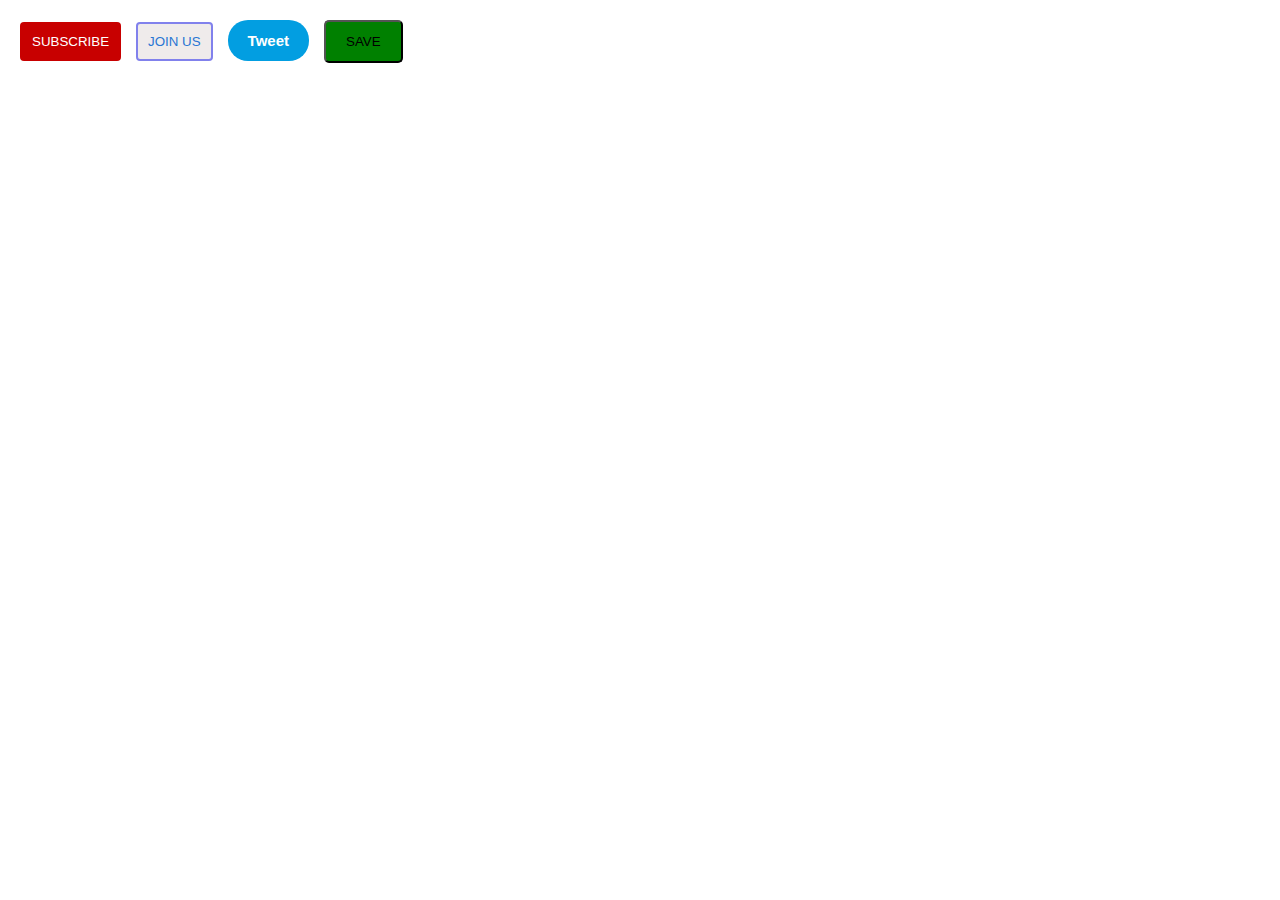
<file: Dev/Button/index.html>
<!DOCTYPE html>
<html lang="en">
<head>
    <meta charset="UTF-8">
    <meta name="viewport" content="width=device-width, initial-scale=1.0">
    <link rel="stylesheet" href="app.css">
    <title>Button</title>
</head>
<body>
    <button class="subscribe-button">SUBSCRIBE</button>
    <button class="join-button">JOIN US</button>
    <button class="tweet-button">Tweet</button>
    <button class="save-button">SAVE</button>
</body>
</html>
</file>
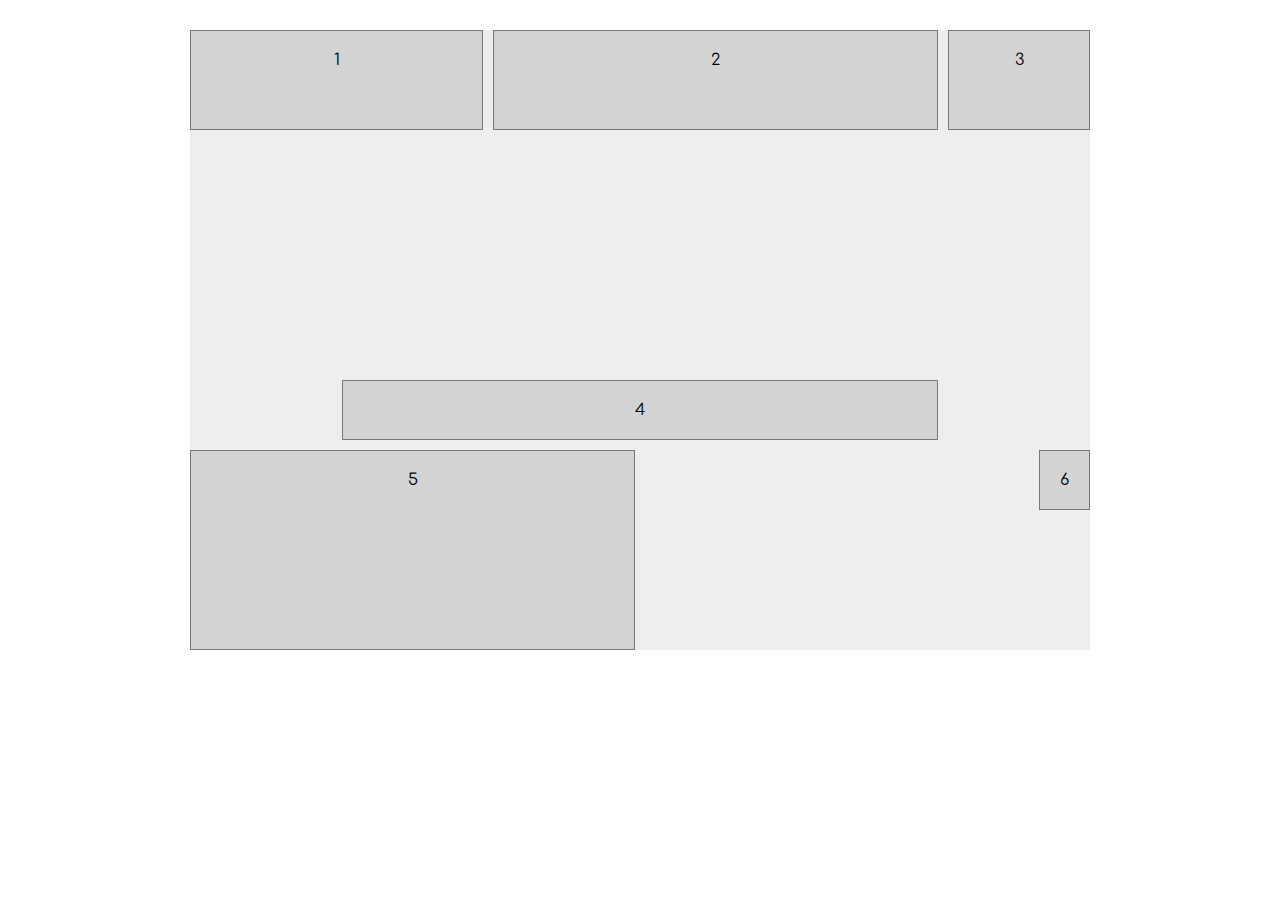
<file: Dev/CSS Grid/Basic/index.html>
<!DOCTYPE html>
<html lang="en">
<head>
    <meta charset="UTF-8">
    <meta name="viewport" content="width=device-width, initial-scale=1.0">
    <link rel="stylesheet" href="app.css">
    <title>CSS Grid</title>
</head>
<body>
    <div class="grid-container">
        <div>1</div>
        <div>2</div>
        <div>3</div>
        <div>4</div>
        <div>5</div>
        <div>6</div>
    </div>
</body>
</html>
</file>
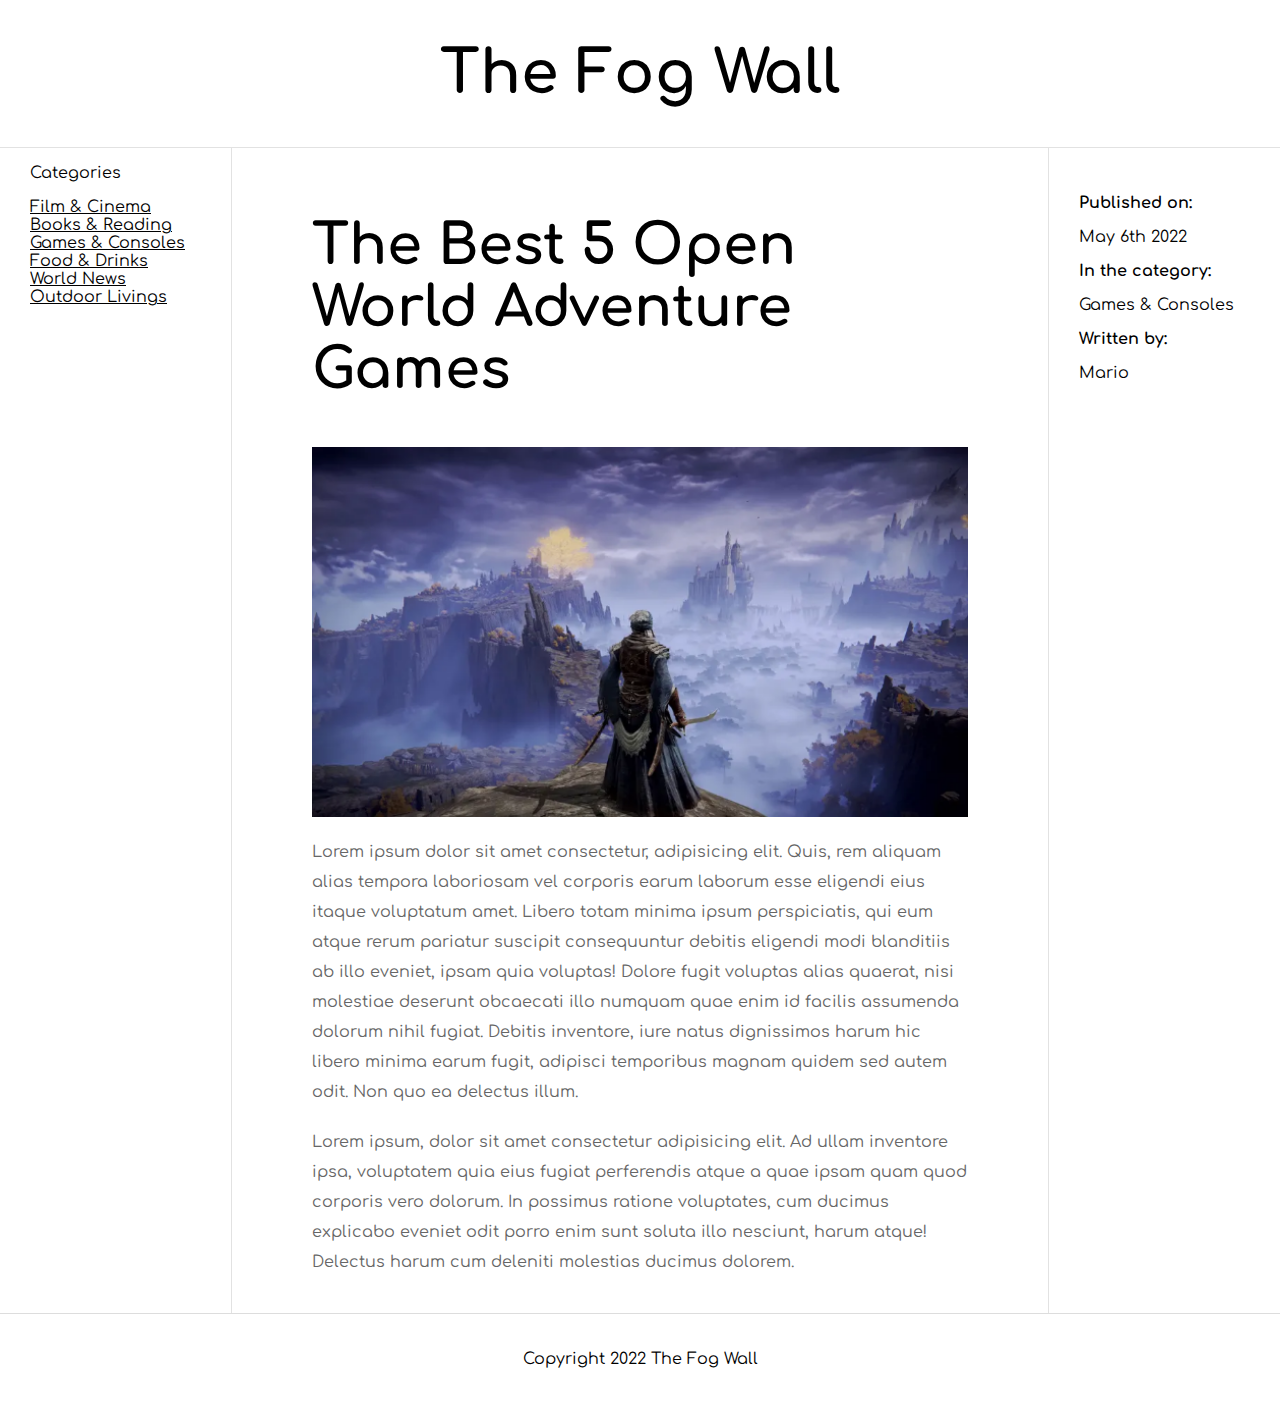
<file: Dev/CSS Grid/CSS-Grid Holy Grail/index.html>
<html lang="en">
<head>
  <meta charset="UTF-8">
  <meta http-equiv="X-UA-Compatible" content="IE=edge">
  <meta name="viewport" content="width=device-width, initial-scale=1.0">
  <title>Holy Grail Layout</title>
  <link rel="stylesheet" href="app.css">
</head>
<body>
  <div class="grid-container">
    <header>
      <h1>The Fog Wall</h1>
    </header>
    <nav>
      <p>Categories</p>
      <li>Film & Cinema</li>
      <li>Books & Reading</li>
      <li>Games & Consoles</li>
      <li>Food & Drinks</li>
      <li>World News</li>
      <li>Outdoor Livings</li>
    </nav>
    <article>
      <h2>The Best 5 Open World Adventure Games</h2>
      <img src="img/banner.png" alt="article img">
      <p>
        Lorem ipsum dolor sit amet consectetur, adipisicing elit. 
        Quis, rem aliquam alias tempora laboriosam vel corporis
        earum laborum esse eligendi eius itaque voluptatum amet.
        Libero totam minima ipsum perspiciatis, qui eum atque 
        rerum pariatur suscipit consequuntur debitis eligendi 
        modi blanditiis ab illo eveniet, ipsam quia voluptas! 
        Dolore fugit voluptas alias quaerat, nisi molestiae
        deserunt obcaecati illo numquam quae enim id facilis
        assumenda dolorum nihil fugiat. Debitis inventore, 
        iure natus dignissimos harum hic libero minima earum 
        fugit, adipisci temporibus magnam quidem sed autem 
        odit. Non quo ea delectus illum.</p>
        <p>Lorem ipsum, dolor sit amet consectetur adipisicing elit. Ad ullam inventore ipsa, voluptatem quia eius fugiat perferendis atque a quae ipsam quam quod corporis vero dolorum. In possimus ratione voluptates, cum ducimus explicabo eveniet odit porro enim sunt soluta illo nesciunt, harum atque! Delectus harum cum deleniti molestias ducimus dolorem.</p>
    </article>
    <aside>
      <ul>
        <li>
          <p><strong>Published on:</strong></p>
          <p>May 6th 2022</p>
        </li>
        <li>
          <p><strong>In the category:</strong></p>
          <p>Games & Consoles</p>
        </li>
         <li>
          <p><strong>Written by:</strong></p>
          <p>Mario</p>
        </li>
      </ul>
    </aside>
    <footer>
      <p>Copyright 2022 The Fog Wall</p>
    </footer>
  </div>  
</body>
</html>
</file>
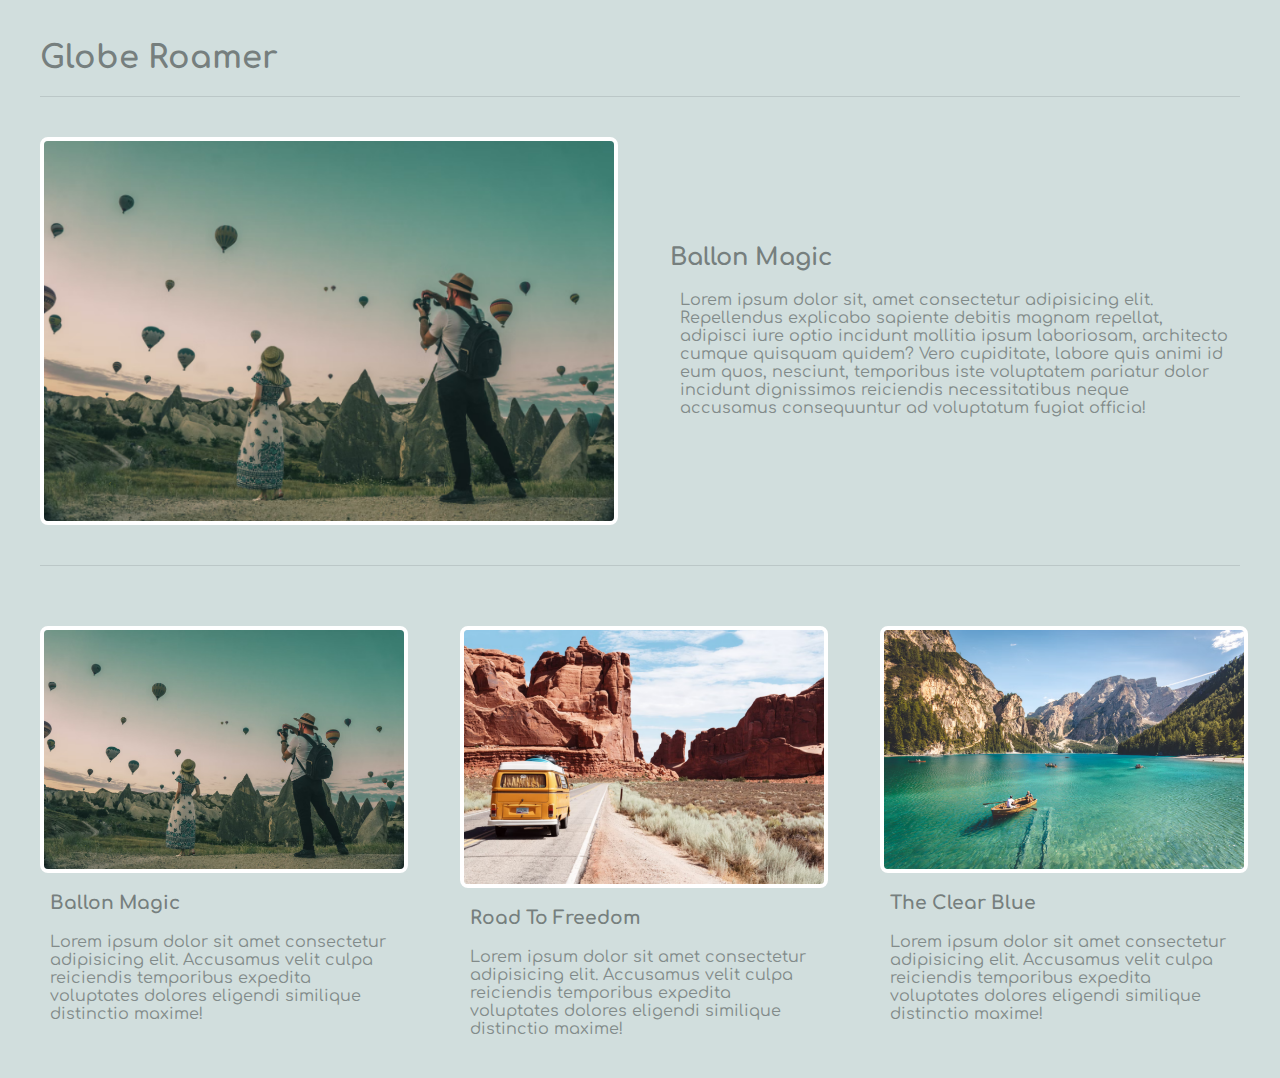
<file: Dev/CSS Grid/CSS-Grid P1/index.html>
<html lang="en">
<head>
  <meta charset="UTF-8">
  <meta http-equiv="X-UA-Compatible" content="IE=edge">
  <meta name="viewport" content="width=device-width, initial-scale=1.0">
  <title>Multi Column Blog Layout</title>
  <link rel="stylesheet" href="app.css">
</head>
<body>
  <header>
    <h1>Globe Roamer</h1>
  </header>
  <main class="grid-container">
    <article class="featured">
      <img src="img/1.png" alt="featured img">
      <div>
        <h2>Ballon Magic</h2>
        <p>
          Lorem ipsum dolor sit, amet consectetur adipisicing elit. Repellendus explicabo sapiente 
          debitis magnam repellat, adipisci iure optio incidunt mollitia ipsum laboriosam, architecto 
          cumque quisquam quidem? Vero cupiditate, labore quis animi id eum quos, nesciunt, temporibus
          iste voluptatem pariatur dolor incidunt dignissimos reiciendis necessitatibus neque accusamus
          consequuntur ad voluptatum fugiat officia!
        </p>
      </div>
    </article>
    <article>
      <img src="img/1.png" alt="article img">
      <div>
        <h3>Ballon Magic</h3>
        <p>
          Lorem ipsum dolor sit amet consectetur adipisicing elit. Accusamus velit culpa 
          reiciendis temporibus expedita voluptates dolores 
          eligendi similique distinctio maxime!
        </p>
      </div>
    </article>
    <article>
      <img src="img/2.png" alt="article img">
      <div>
        <h3>Road To Freedom</h3>
        <p>
          Lorem ipsum dolor sit amet consectetur adipisicing elit. Accusamus velit culpa 
          reiciendis temporibus expedita voluptates dolores 
          eligendi similique distinctio maxime!
        </p>
      </div>
    </article>
    <article>
      <img src="img/3.png" alt="article img">
      <div>
        <h3>The Clear Blue</h3>
        <p>
          Lorem ipsum dolor sit amet consectetur adipisicing elit. Accusamus velit culpa 
          reiciendis temporibus expedita voluptates dolores 
          eligendi similique distinctio maxime!
        </p>
      </div>
    </article>
  </main>
</body>
</html>
</file>
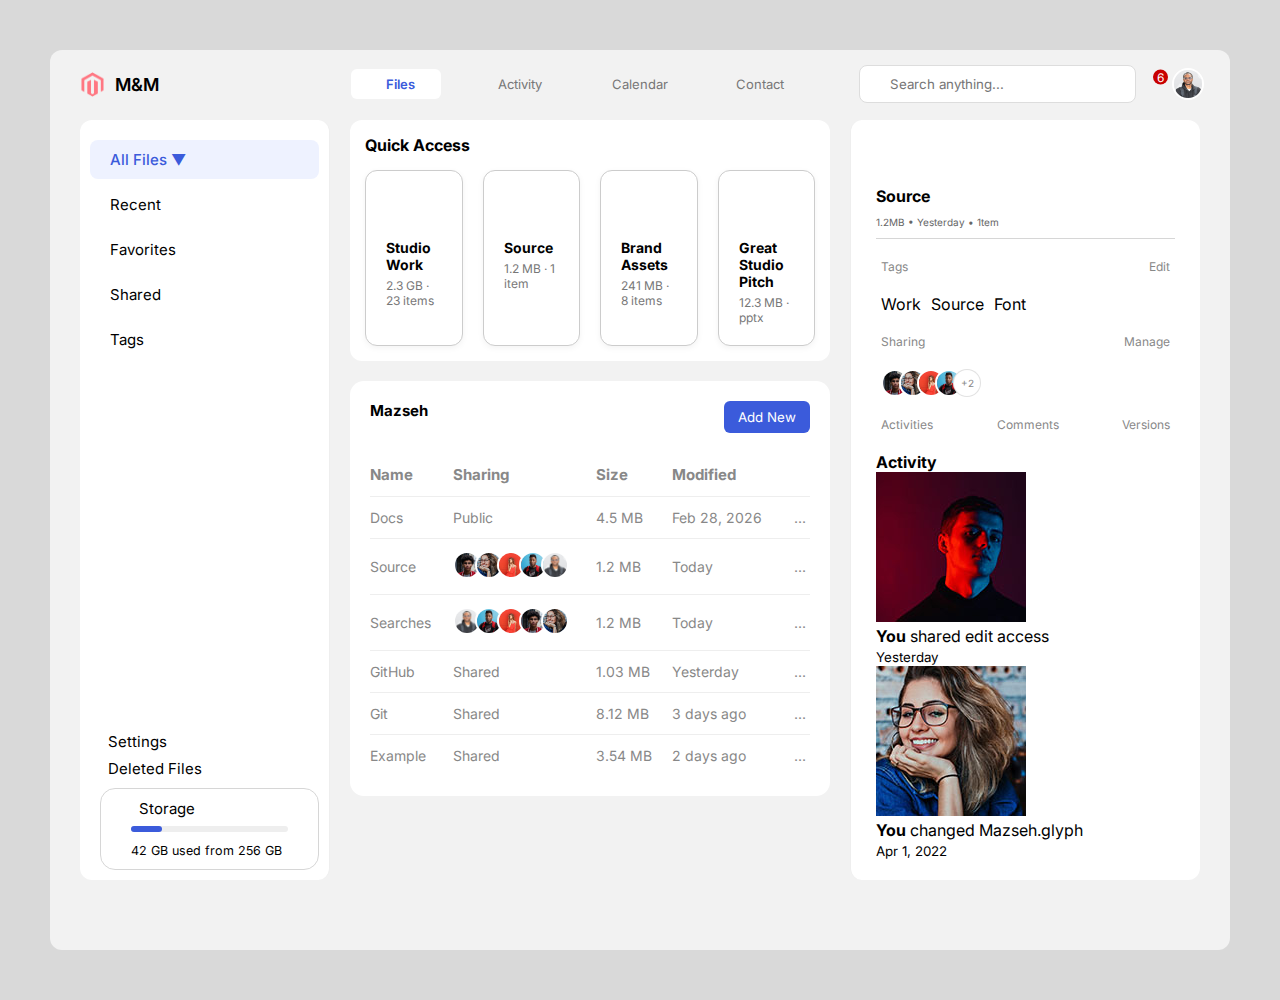
<file: Dev/Dashboard/Work/index.html>
<!DOCTYPE html>
<html lang="en">
<head>
  <meta charset="UTF-8" />
  <meta name="viewport" content="width=device-width, initial-scale=1.0" />
  <link rel="stylesheet" href="https://cdnjs.cloudflare.com/ajax/libs/font-awesome/6.7.1/css/all.min.css" integrity="sha512-5Hs3dF2AEPkpNAR7UiOHba+lRSJNeM2ECkwxUIxC1Q/FLycGTbNapWXB4tP889k5T5Ju8fs4b1P5z/iB4nMfSQ==" crossorigin="anonymous" referrerpolicy="no-referrer" />
  <link rel="stylesheet" href="style.css" />
  <title>M&M Dashboard</title>
</head>
<body>
    <div class="app">
        <!--HEADER-->
        <header class="topbar">
            <div class="logo-tabs-container">
                <div class="logo">
                <img src="assets/logo.png" alt="logo">
                <span>M&M</span>
            </div>
            <div class="tabs">
                <span class="active"><i class="fa-regular fa-folder-closed"></i>Files</span>
                <span><i class="fa-solid fa-wave-square"></i>Activity</span>
                <span><i class="fa-regular fa-calendar-check"></i>Calendar</span>
                <span><i class="fa-regular fa-circle-user"></i>Contact</span>
            </div>
            </div>
            <div class="top-actions">
                <i class="fa-solid fa-magnifying-glass"></i>
                <input type="text" placeholder="Search anything..." />
                <div class="notification">
                    <i class="fa-regular fa-bell"></i>
                    <span>6</span>
                </div>
                <img class="avatar" src="assets/avatar6.jpeg" alt="">
            </div>
        </header>
        <div class="app-container">
            <!-- SIDEBAR -->
        <aside class="sidebar">
            <nav>
            <ul>
                <li class="all-files active"><i class="fa-regular fa-folder-closed"></i> All Files &#9660;</li>
                <li><i class="fa-solid fa-star-and-crescent"></i>Recent</li>
                <li><i class="fa-regular fa-star"></i> Favorites</li>
                <li><i class="fa-solid fa-share-nodes"></i> Shared</li>
                <li><i class="fa-solid fa-user-tag"></i>Tags</li>
            </ul>
            </nav>
            <div class="features">
                <div class="other-features">
                    <span><i class="fa-solid fa-gear"></i>Settings</span>
                    <span><i class="fa-regular fa-trash-can"></i>Deleted Files</span>
                </div>
                <div class="storage">
                    <p><i class="fa-brands fa-usb"></i>Storage</p>
                    <div class="progress">
                        <div class="progress-bar"></div>
                    </div>
                <small>42 GB used from 256 GB</small>
            </div>
            </div>
        </aside>

        <!-- MAIN CONTENT -->
        <main class="main">
            <!-- QUICK ACCESS -->
            <section class="quick-access">
            <h3>Quick Access</h3>
            <div class="cards">
                <div class="card">
                    <i class="fa-solid fa-folder-closed"></i>
                    <h4>Studio Work</h4>
                    <p>2.3 GB · 23 items</p>
                </div>

                <div class="card">
                 <i class="fa-solid fa-folder-closed"></i>
                <h4>Source</h4>
                <p>1.2 MB · 1 item</p>
                </div>

                <div class="card">
                 <i class="fa-solid fa-folder-closed"></i>
                <h4>Brand Assets</h4>
                <p>241 MB · 8 items</p>
                </div>

                <div class="card">
                    <i class="fa-brands fa-files-pinwheel"></i>
                    <h4>Great Studio Pitch</h4>
                    <p>12.3 MB · pptx</p>
                </div>
            </div>
            </section>

            <!-- FILE TABLE -->
            <section class="files">
            <div class="files-header">
                <h3>Mazseh</h3>
                <button>Add New</button>
            </div>

            <table>
                <thead>
                <tr>
                    <th>Name</th>
                    <th>Sharing</th>
                    <th>Size</th>
                    <th>Modified</th>
                </tr>
                </thead>

                <tbody>
                <tr>
                    <td>Docs</td>
                    <td>Public</td>
                    <td>4.5 MB</td>
                    <td>Feb 28, 2026</td>
                    <td>...</td>
                </tr>
                <tr class="highlight">
                    <td>Source</td>
                    <td>
                    <div class="avatars">
                        <img src="assets/avatar1.jpg">
                        <img src="assets/avatar3.jpg">
                        <img src="assets/avatar4.jpg">
                        <img src="assets/avatar5.jpeg">
                        <img src="assets/avatar6.jpeg">
                    </div>
                    </td>
                    <td>1.2 MB</td>
                    <td>Today</td>
                    <td>...</td>
                </tr>
                <tr>
                    <td>Searches</td>
                    <td>
                    <div class="avatars">
                        <img src="assets/avatar6.jpeg">
                        <img src="assets/avatar5.jpeg">
                        <img src="assets/avatar4.jpg">
                        <img src="assets/avatar1.jpg">
                        <img src="assets/avatar3.jpg">
                    </div>
                    </td>
                    <td>1.2 MB</td>
                    <td>Today</td>
                    <td>...</td>
                </tr>
                <tr>
                    <td>GitHub</td>
                    <td>Shared</td>
                    <td>1.03 MB</td>
                    <td>Yesterday</td>
                    <td>...</td>
                </tr>
                <tr>
                    <td>Git</td>
                    <td>Shared</td>
                    <td>8.12 MB</td>
                    <td>3 days ago</td>
                    <td>...</td>
                </tr>
                <tr>
                    <td>Example</td>
                    <td>Shared</td>
                    <td>3.54 MB</td>
                    <td>2 days ago</td>
                    <td>...</td>
                </tr>
                </tbody>
            </table>
            </section>
        </main>
        <!-- RIGHT PANEL -->
            <aside class="right-panel">

            <div class="file-info">
                <i class="fa-solid fa-folder-closed"></i>
                <h3>Source</h3>
                <p>1.2MB &#8226; Yesterday &#8226; 1tem</p>
            </div>
            <div class="file-tags">
                <ul class="main-link">
                    <li class="tag-link">Tags</li>
                    <li class="edit-link">Edit</li>
                </ul>
                <ul class="mini-link">
                    <li>Work</li>
                    <li>Source</li>
                    <li>Font</li>
                </ul>
            </div>
            <div class="sharing">
                <ul>
                    <li class="shaing-link">Sharing</li>
                    <li class="manage-link">Manage</li>
                </ul>
                <div class="avatars">
                    <img src="assets/avatar1.jpg">
                    <img src="assets/avatar3.jpg">
                    <img src="assets/avatar4.jpg">
                    <img src="assets/avatar5.jpeg">
                    <span>+2</span>
                </div>
                <ul>
                    <li>Activities</li>
                    <li>Comments</li>
                    <li>Versions</li>
                </ul>
            </div>
            <div class="activity">
            <h4>Activity</h4>

            <div class="activity-item">
                <img src="assets/avatar2.jpg">
                <div>
                <p><strong>You</strong> shared edit access</p>
                <small>Yesterday</small>
                </div>
            </div>

            <div class="activity-item">
                <img src="assets/avatar3.jpg">
                <div>
                <p><strong>You</strong> changed Mazseh.glyph</p>
                <small>Apr 1, 2022</small>
                </div>
            </div>

            </div>
            </aside>
        </div>
    </div>
</body>
</html>
</file>
<file: Dev/Button/app.css>
@import url('https://fonts.googleapis.com/css2?family=Comfortaa:wght@300..700&family=Source+Serif+4:ital,opsz,wght@0,8..60,200..900;1,8..60,200..900&display=swap');

*{
    margin: 0;
    padding: 0;
    box-sizing: border-box;
}

body{
    margin: 20px 0 0 20px;
    font-family: "Comfortaa", sans-serif;
}

.subscribe-button {
    background-color: rgb(200, 0, 0);
    color: #fff;
    border: none;
    border-radius: 4px;
    cursor: pointer;
    padding: 12px;
    margin-right: 10px;
    transition: opacity 0.15s;
}

.subscribe-button:hover {
    opacity: 0.8;
}

.subscribe-button:active {
    opacity: 0.5;
}

.join-button {
    background-color: rgb(239, 235, 235);
    color: rgb(41, 118, 211);
    border: 2px solid rgb(129, 129, 236);
    border-radius: 4px;
    padding: 10px;
    margin-right: 10px;
    cursor: pointer;
    transition: background-color 0.15s, color 0.15s;
}

.join-button:hover {
    background-color: rgb(41, 118, 211);
    color: #FFF;
}

.join-button:active {
    opacity: 0.7;
}

.tweet-button {
    border-radius: 20px;
    border: none;
    background-color: rgb(2, 158, 225);
    padding: 12px 20px;
    color: #FFF;
    font-weight: 600;
    font-size: 15px;
    transition: box-shadow 0.15s;
}

.tweet-button:hover {
     box-shadow: 5px 5px 6px rgba(0, 0, 0, 0.15);
}

.save-button {
    padding: 12px 20px;
    margin-left: 10px;
    border-radius: 5px;
    background-color: green;
}

.save-button:hover{
    padding-left: 25px;
    padding-right: 25px;
}
</file>
<file: Dev/CSS Grid/Basic/app.css>
@import url('https://fonts.googleapis.com/css2?family=Comfortaa:wght@300..700&family=Source+Serif+4:ital,opsz,wght@0,8..60,200..900;1,8..60,200..900&display=swap');

body{
    margin: 30px;
    font-family: "Comfortaa";
}

.grid-container {
    background: #EEE;
    max-width: 900px;
    margin: 0 auto;
    display: grid;
    grid-template-columns: repeat(6, 1fr);
    grid-template-rows: 100px 300px 200px;
    gap: 10px;
    justify-content: stretch;
    align-items: stretch;
}

.grid-container > div {
    background: #CCCC;
    border: 1px solid #777;
    text-align: center;
    padding: 20px;
}

.grid-container > div:nth-child(1) {
   grid-column: 1/span 2; 
}

.grid-container > div:nth-child(2) {
   grid-column: span 3; 
}

.grid-container > div:nth-child(3) {
   grid-column: span 1; 
}

.grid-container > div:nth-child(4) {
   grid-column: 2 / 6;
   align-self: end; 
}

.grid-container > div:nth-child(5) {
   grid-column: span 3; 
}

.grid-container > div:nth-child(6) {
   grid-column: span 3; 
   align-self: start;
   justify-self: end;
}
</file>
<file: Dev/CSS Grid/CSS-Grid Holy Grail/app.css>
@import url('https://fonts.googleapis.com/css2?family=Comfortaa:wght@300..700&family=Source+Serif+4:ital,opsz,wght@0,8..60,200..900;1,8..60,200..900&display=swap');

body {
  margin: 0;
  font-family: "Comfortaa";
}
ul, li {
  padding: 0;
  list-style-type: none;
}

.grid-container {
  display: grid;
  grid-template-columns: 1fr 3fr 1fr;
  column-gap: 60px;
  width: 100%;
}

.grid-container header {
  grid-column: span 3;
  text-align: center;
  border-bottom: 1px solid #dddd;

}
.grid-container header h1 {
  font-size: 60px;
}
.grid-container nav {
  margin-left: 30px;
  border-right: 1px solid #dddd;
}
.grid-container nav li {
  text-decoration: underline;
}

.grid-container article {
  padding: 20px;
}

.grid-container article h2 {
  font-size: 56px;
  max-width: 800px;
}

.grid-container article img {
  width: 100%;
}

.grid-container article p {
  margin-top: 20px;
  line-height: 30px;
  color: #666
}

.grid-container aside {
  padding: 30px;
  border-left: 1px solid #dddd;
}

.grid-container footer {
  grid-column: span 3;
  text-align: center;
  border-top: 1px solid #ddd;
  padding: 20px;
}

/* Responsive */

@media screen and (max-width: 1200px) {
  nav {
    grid-column: span 3;
    border-right: 0;
    border-bottom: 1px solid #ddd;
  }
  nav li {
    display: inline-block;
    margin-right: 10px;
  }
  article {
    grid-column: span 2;
  }
  aside {
    padding: 14px;
  }
}

@media screen and (max-width: 980px) {
  nav, article, aside {
    grid-column: span 3;
  }
  aside {
    border-left: 0;
    border-top: 1px solid #ddd;
  }
  article h2 {
    font-size: 40px;
  }
}
</file>
<file: Dev/CSS Grid/CSS-Grid P1/app.css>
@import url('https://fonts.googleapis.com/css2?family=Comfortaa:wght@300..700&family=Source+Serif+4:ital,opsz,wght@0,8..60,200..900;1,8..60,200..900&display=swap');
body {
  margin: 20px;
  font-family: "Comfortaa";
  background: #d1dedd;
}
ul, li {
  padding: 0;
  list-style-type: none;
}
h1,h2,h3 {
  color: #767f7e;
}
p {
  color: #828b8a;
}

header {
  max-width: 1200px;
  margin: 40px auto;
  border-bottom: 1px solid #bbc7c7;
}

.grid-container {
  display: grid;
  grid-template-columns: repeat(3, 1fr);
  gap: 60px;
  max-width: 1200px;
  margin: 20px auto;
}
article.featured {
  grid-column: span 3;
  display: grid;
  grid-template-columns: repeat(2, 1fr);
  gap: 60px;
  align-items: center;
  border-bottom: 1px solid #bbc7c7;
  padding-bottom: 40px;
}

article img, article.featured img {
  width: 100%;
  border: 4px solid #FFF;
  border-radius: 8px;
}

article p, article h3 {
  margin: 20px 10px;
}

/* Responsive */

@media screen and (max-width: 980px) {
  article {
    grid-column: span 3;
    display: grid;
    grid-template-columns: repeat(2, 1fr);
    gap: 60px;
  }
}

@media  screen and (max-width: 760px){
  article, article.featured {
    display: block;
    margin: 0 20px;
  }
}
</file>
<file: Dev/Dashboard/Work/style.css>
@import url('https://fonts.googleapis.com/css2?family=Comfortaa:wght@300..700&family=Inter:ital,opsz,wght@0,14..32,100..900;1,14..32,100..900&family=Poppins:ital,wght@0,100;0,200;0,300;0,400;0,500;0,600;0,700;0,800;0,900;1,100;1,200;1,300;1,400;1,500;1,600;1,700;1,800;1,900&family=Roboto:ital,wght@0,100..900;1,100..900&display=swap');

* {
  margin: 0;
  padding: 0;
  box-sizing: border-box;
  font-family: "Inter", sans-serif;
}

body {
  background: #D9D9D9;
  margin: 50px;
}

.app {
  display: flex;
  flex-direction: column;
}
.app-container {
  position: relative;
  background-color: #F2F2F2;
  display: grid;
  grid-template-columns: 250px 3fr 350px;
  column-gap: 20px;
  grid-row: 20px;
  padding: 70px 30px;
  height: 100vh;
  border-radius: 12px;
}

/* TOPBAR */

.topbar {
  width: 92.5%;
  display: flex;
  justify-content: space-between;
  align-items: center;
  z-index: 100;
  padding: 15px 30px;
  position: absolute;
}
.logo-tabs-container {
  display: flex;
  justify-content: center;
  align-items: center;
}

.logo {
  display: flex;
  align-items: center;
  gap: 10px;
  font-weight: 600;
  font-size: 18px;
}
.logo img {
  width: 25px;
  height: 25px;
  color: #1E3AD9;
}

.tabs {
  display: flex;
  justify-content: start;
  align-items: center;
  gap: 10px;
  margin-left: 180px;
}
.tabs span {
  background-color: #F2F2F2;
  display: flex;
  justify-content: center;
  align-items: center;
  width: 90px;
  height: 30px;
  margin-left: 12px;
  border-radius: 6px;
  color: #777;
  cursor: pointer;
}
.tabs span, i {
  margin-right: 8px;
  font-size: 13px;
}

.tabs .active {
  color: #3b5bdb;
  font-weight: 600;
  background-color: white;
}

.top-actions {
  display: flex;
  align-items: center;
  gap: 20px;
}

.top-actions input {
  position: relative;
  padding: 10px 30px;
  border-radius: 8px;
  border: 1px solid #ddd;
}

.top-actions .fa-solid {
  position: absolute;
  z-index: 999;
  padding-left: 10px;
}

.avatar {
  width: 36px;
  height: 36px;
  border-radius: 50%;
}

.top-actions .notification {
  display: flex;
  justify-content: center;
  align-items: center;
}

.top-actions .notification i {
  font-size: 30px;
  position: relative;
}

.top-actions .notification span {
  position: absolute;
  display: flex;
  justify-content: center;
  align-items: center;
  width: 15px;
  height: 15px;
  background-color: rgb(200, 0, 0);
  border-radius: 50%;
  color: #FFFF;
  font-size: 12px;
  transform: translateY(-50%);
  
}

/* SIDEBAR */

.sidebar {
  background: white;
  padding: 10px;
  display: flex;
  flex-direction: column;
  justify-content: space-between;
  border-right: 1px solid #eee;
  border-radius: 12px;
}

nav ul {
  list-style: none;
  margin-top: 10px;
}

nav li {
  padding: 10px 12px;
  border-radius: 8px;
  margin-bottom: 6px;
  cursor: pointer;
  font-size: 15px;
}

nav span {
  margin-left: 90px;
}

nav li.active,
nav li:hover {
  background: #eef2ff;
  color: #3b5bdb;
  font-weight: 500;
  gap: 50px;
}
/* FEAUTURES */

.features {
  gap: 10px;
}

.other-features {
  display: flex;
  flex-direction: column;
  padding: 10px;
  font-size: 15px;
  gap: 8px;
  
}

.other-features li {
  list-style-type: none;
  padding: 10px 12px;
  border-radius: 8px;
}

.other-features li:hover{
  background: #eef2ff;
  color: #3b5bdb;
  font-weight: 500;
  gap: 50px;
  cursor: pointer;
}

.storage {
  margin-left: 10px;
  border: 1px solid #CCCC;
  padding: 10px 30px;
  border-radius: 15px;
  font-size: 15px;
  cursor: pointer;
}

.storage span {
  margin-left: 60px;
}

.progress {
  height: 6px;
  background: #eee;
  border-radius: 4px;
  margin: 8px 0;
}

.progress-bar {
  width: 20%;
  height: 100%;
  background: #3b5bdb;
  border-radius: 4px;
}

/* QUICK ACCESS */

.quick-access {
  background: white;
  border-radius: 12px;
  padding: 15px;
}

.quick-access .quick-access-title{
  display: flex;
  justify-content: space-between;
  align-items: center;
  padding: 0 5px;
}

.quick-access .quick-access-title span {
  font-size: 20px;
}

.quick-access h3 {
  font-size: 16px;
}

.cards {
  display: grid;
  grid-template-columns: repeat(4, 1fr);
  gap: 20px;
  margin-top: 15px;
}

.card {
  background: white;
  padding: 20px;
  border-radius: 12px;
  box-shadow: 0 2px 6px rgba(0,0,0,0.05);
  border: 1px solid #CCCCCC;
  cursor: pointer;
}

.card i {
  width: 30px;
  font-size: 30px;
  color: #1E3AD9;
}

.card .fa-brands {
  width: 30px;
  font-size: 30px;
  color: #ffdcb2;
}

.card h4 {
  margin-top: 12px;
  font-size: 14px;
}

.card p {
  font-size: 12px;
  color: #777;
  margin-top: 5px;
}

/* FILES TABLE */

.files {
  margin-top: 20px;
  background: white;
  padding: 20px;
  border-radius: 14px;
}

.files-header {
  display: flex;
  justify-content: space-between;
  margin-bottom: 20px;
}

.files-header h3 {
  font-size: 15px;
}

.files-header span {

}


.files button {
  background: #3b5bdb;
  color: white;
  border: none;
  padding: 8px 14px;
  border-radius: 6px;
  cursor: pointer;
}

table {
  width: 100%;
  border-collapse: collapse;
}

thead {
  text-align: left;
  color: #888;
  font-size: 15px;
}

td, th {
  padding: 12px 0;
}

td {
  font-size: 14px;
  color: #888;
}
td i {
  color: #1E3AD9;
  font-size: 15px;
}

tbody tr {
  border-top: 1px solid #eee;
}

tbody tr:hover {
  background: #f1f3ff;
  cursor: pointer;
}

/* AVATARS */

.avatars img {
  width: 28px;
  height: 28px;
  border-radius: 50%;
  margin-right: -10px;
  border: 2px solid white;
}

/* RIGHT PANEL */

.right-panel {
  background: white;
  padding: 10px 25px;
  border-left: 1px solid #eee;
  border-radius: 12px;
}
.top-items {
  display: flex;
  justify-content: space-between;
  align-items: center;
}

.top-items .fa-xmark {
  cursor: pointer;
  font-size: 20px;
  color: black;
}

.file-info {
  border-bottom: 1px solid #cccc;
  padding: 10px 0;
}

.file-info i {
  width: 40px;
  font-size: 30px;
  color: #1E3AD9;
}

.file-info h3 {
  margin-top: 10px;
  font-size: 16px;
}

.file-info p {
  margin-top: 10px;
  font-size: 10px;
  color: #666;
}

.file-tags .main-link{
  display: flex;
  justify-content: space-between;
  padding: 20px 5px;
  list-style-type: none;
  font-size: 12px;
}

.file-tags .main-link{
  color: #888;
}

.file-tags .main-link .active {
  color: #1E3AD9;
  cursor: pointer;
}

.file-tags .mini-link {
  list-style-type: none;
  display: flex;
  justify-content: start;
  align-items: center;
  gap: 10px;
  padding-left: 5px;
}
.file-tags .mini-link button{
  font-size: 12px;
  background-color: lightskyblue;
  color: #1E3AD9;
  font-size: 10px;
  width: 50px;
  height: 25px;
  border-radius: 5px;
  border: 0.9px solid #ddd;
}

.file-tags .mini-link button:hover{
  cursor: pointer;
  color: #FFF;
  font-size: 12px;
  background-color: #1E3AD9;
}

.sharing ul {
  display: flex;
  justify-content: space-between;
  padding: 20px 5px;
  list-style-type: none;
  font-size: 12px;
}

.sharing .active {
  color: #1E3AD9;
  cursor: pointer;
}

.sharing {
  color: #888;
}

ul li .active {
  color: #1E3AD9;
  cursor: pointer;

}

.sharing .avatars {
  display: flex;       
  align-items: center; 
  gap: -5px; 
  padding: 0 5px;         
}

.shaing .avatars img, 
.avatars span {
  width: 20px;         
  border-radius: 50%;
  object-fit: cover; 
}  
.avatars span {
  background-color: #ffff;
  display: flex;       
  justify-content: center;
  align-items: center;
  font-size: 10px;
  width: 28px;
  height: 28px;
  border-radius: 50%;
  border: 0.8px solid #dddd;
}

.activity-timeline {
    position: relative;
    padding-left: 30px;
    font-family: sans-serif;
}

/* The Vertical Line */
.activity-timeline::before {
    content: '';
    position: absolute;
    left: 7px;
    top: 5px;
    bottom: 0;
    width: 2px;
    background-color: #e0e0e0;
}

.timeline-item {
    position: relative;
    margin-bottom: 25px;
}

/* The Blue Dot */
.timeline-item::before {
    content: '';
    position: absolute;
    left: -27px;
    top: 5px;
    width: 8px;
    height: 8px;
    background-color: #3b5bdb;
    border-radius: 50%;
    z-index: 1;
}


.timeline-date {
    font-size: 15px;
    color: #444;
    margin-bottom: 12px;
}

.timeline-content {
    display: flex;
    align-items: flex-start;
    gap: 12px;
}

.avatar-group {
    display: flex;
    align-items: center;
}

.avatar {
    width: 32px;
    height: 32px;
    border-radius: 50%;
    border: 2px solid #fff;
    object-fit: cover;
}

.avatar:not(:first-child) {
    margin-left: -12px; 
}

.timeline-content p {
    margin: 0;
    color: #222;
    line-height: 1.4;
    font-size: 14px;
}

.timeline-content a {
    color: #3b5bdb;
    text-decoration: none;
    font-weight: 500;
}

.file-badge {
    display: flex;
    align-items: center;
    background: #f1f3f5;
    padding: 8px 12px;
    border-radius: 4px;
    margin-top: 8px;
    
}

.file-badge img {
  height: 15px;
  margin-right: 8px;
}
.file-badge span {
  font-size: 14px;
}

.tag-group {
    display: flex;
    gap: 6px;
    margin-top: 8px;
}

.tag {
    background: #edf2ff;
    color: #3b5bdb;
    padding: 4px 10px;
    border-radius: 4px;
    font-size: 0.8rem;
}


.tag-count {
    background: #f1f3f5;
    padding: 4px 8px;
    border-radius: 4px;
    font-size: 0.8rem;
    color: #8888;
}

/* --- RESPONSIVE BREAKPOINTS --- */

@media (max-width: 1200px) {
    body {
        margin: 20px; 
    }
    .app-container {
        grid-template-columns: 200px 1fr 300px; /* Shrink side panels */
        padding-top: 80px;
    }
    .tabs {
        margin-left: 50px; /* Bring tabs closer to logo */
    }
}


@media (max-width: 980px) {
    .app-container {
        grid-template-columns: 200px 1fr; 
        height: auto;
    }
    .right-panel {
        margin-top: 20px;
    }
    .cards {
        grid-template-columns: repeat(2, 1fr);
    }
    .topbar {
        width: 100%;
        position: relative; 
        padding: 15px;
    }
    .tabs span:not(.active) {
        display: none; 
    }
}

@media (max-width: 760px) {
    .menu-toggle {
        display: block;
        font-size: 20px;
        margin-right: 15px;
        cursor: pointer;
    }

    .quick-access {
      margin-top: 0;
    }

    .sidebar {
        position: fixed;
        left: -260px; 
        height: 100vh;
        width: 250px;
        z-index: 999;
        transition: 0.3s ease;
        box-shadow: 5px 0 15px rgba(0,0,0,0.1);
    }

    /* When this class is added via JavaScript, the menu slides in */
    .sidebar.active {
        left: 0;
    }

    /* Adjust main content to take full width since sidebar is floating */
    .app-container {
        grid-template-columns: 1fr;
        padding-top: 20px;
    }
}

/* Hide the toggle on desktop */
@media (min-width: 761px) {
    .menu-toggle {
        display: none;
    }
}
</file>
